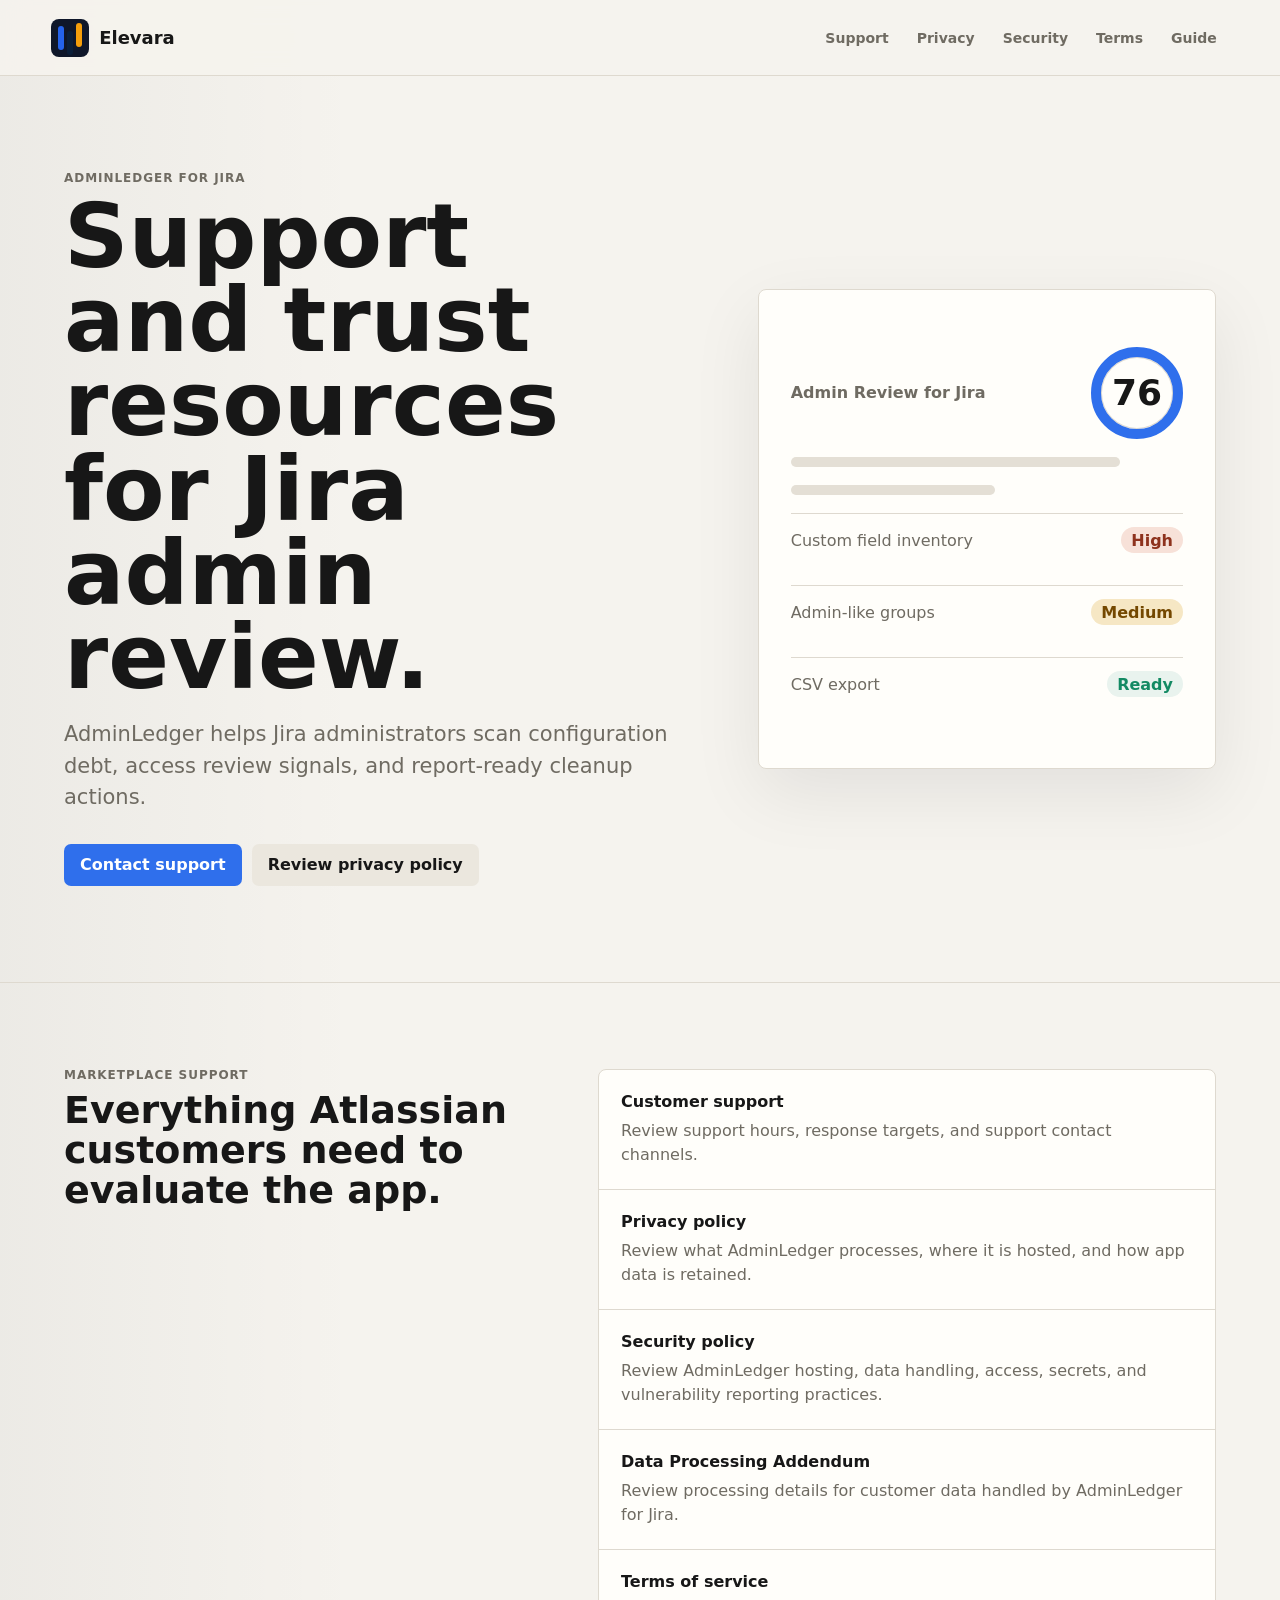
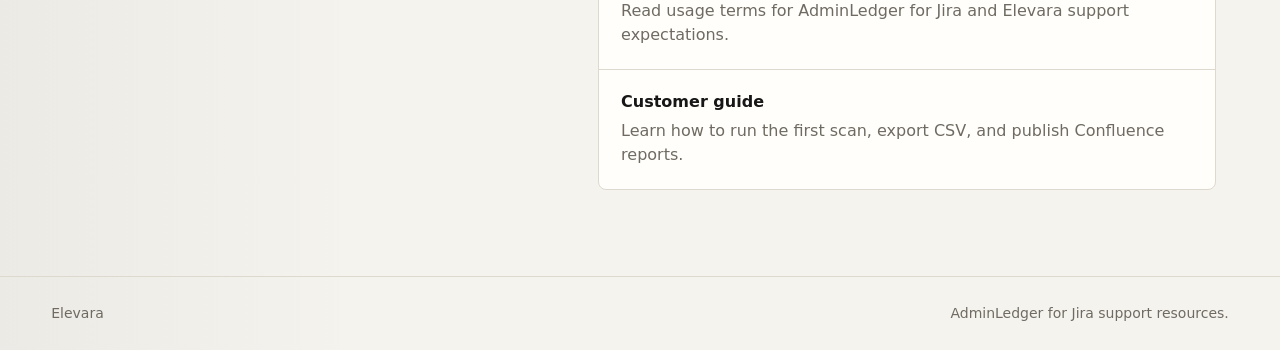
<file: index.html>
<!doctype html>
<html lang="en">
  <head>
    <meta charset="utf-8" />
    <meta name="viewport" content="width=device-width, initial-scale=1" />
    <title>Elevara | AdminLedger for Jira Support</title>
    <meta name="description" content="Support, privacy, and terms for AdminLedger for Jira by Elevara." />
    <link rel="stylesheet" href="./assets/styles.css" />
  </head>
  <body>
    <header class="site-header">
      <a class="brand" href="./" aria-label="Elevara home">
        <span class="brand-mark" aria-hidden="true"><span></span><span></span><span></span></span>
        <span>Elevara</span>
      </a>
      <nav aria-label="Main navigation">
        <a href="./support/">Support</a>
        <a href="./privacy/">Privacy</a>
        <a href="./security/">Security</a>
        <a href="./terms/">Terms</a>
        <a href="./guide/">Guide</a>
      </nav>
    </header>

    <main>
      <section class="hero">
        <div class="hero-copy">
          <p class="eyebrow">AdminLedger for Jira</p>
          <h1>Support and trust resources for Jira admin review.</h1>
          <p class="lede">
            AdminLedger helps Jira administrators scan configuration debt, access review signals, and report-ready cleanup actions.
          </p>
          <div class="hero-actions">
            <a class="button primary" href="./contact/">Contact support</a>
            <a class="button secondary" href="./privacy/">Review privacy policy</a>
          </div>
        </div>
        <div class="product-visual" aria-label="AdminLedger product summary">
          <div class="visual-top">
            <span>Admin Review for Jira</span>
            <strong>76</strong>
          </div>
          <div class="visual-line wide"></div>
          <div class="visual-line"></div>
          <div class="visual-row">
            <span>Custom field inventory</span>
            <b>High</b>
          </div>
          <div class="visual-row">
            <span>Admin-like groups</span>
            <b class="amber">Medium</b>
          </div>
          <div class="visual-row">
            <span>CSV export</span>
            <b class="green">Ready</b>
          </div>
        </div>
      </section>

      <section class="split-section">
        <div>
          <p class="eyebrow">Marketplace support</p>
          <h2>Everything Atlassian customers need to evaluate the app.</h2>
        </div>
        <div class="link-list">
          <a href="./support/">
            <span>Customer support</span>
            <p>Review support hours, response targets, and support contact channels.</p>
          </a>
          <a href="./privacy/">
            <span>Privacy policy</span>
            <p>Review what AdminLedger processes, where it is hosted, and how app data is retained.</p>
          </a>
          <a href="./security/">
            <span>Security policy</span>
            <p>Review AdminLedger hosting, data handling, access, secrets, and vulnerability reporting practices.</p>
          </a>
          <a href="./dpa/">
            <span>Data Processing Addendum</span>
            <p>Review processing details for customer data handled by AdminLedger for Jira.</p>
          </a>
          <a href="./terms/">
            <span>Terms of service</span>
            <p>Read usage terms for AdminLedger for Jira and Elevara support expectations.</p>
          </a>
          <a href="./guide/">
            <span>Customer guide</span>
            <p>Learn how to run the first scan, export CSV, and publish Confluence reports.</p>
          </a>
        </div>
      </section>
    </main>

    <footer class="site-footer">
      <span>Elevara</span>
      <span>AdminLedger for Jira support resources.</span>
    </footer>
  </body>
</html>
</file>
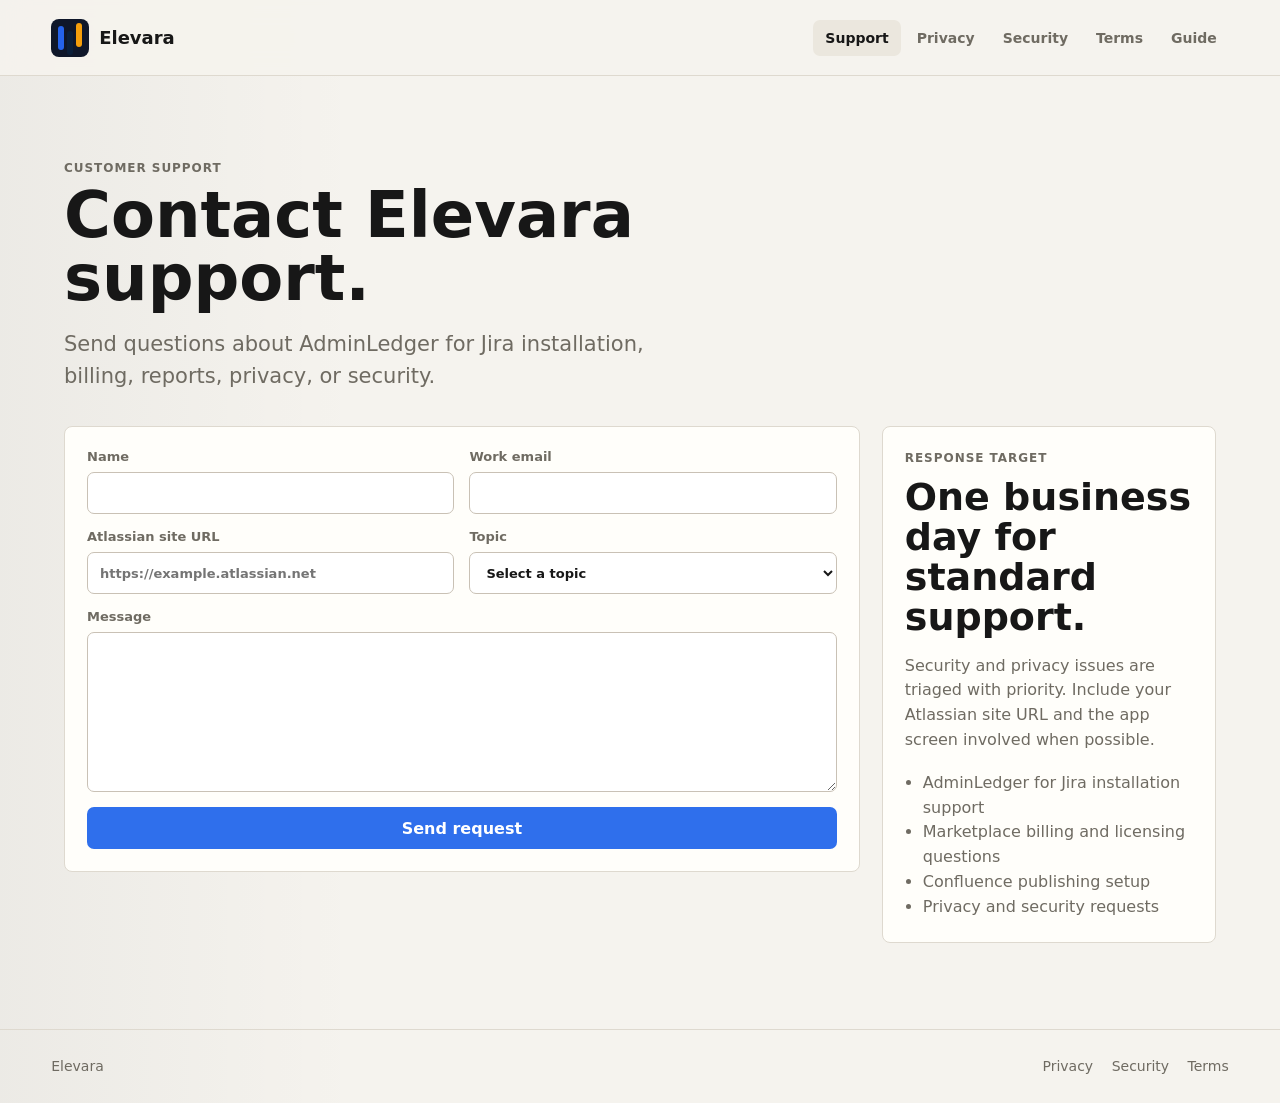
<file: contact/index.html>
<!doctype html>
<html lang="en">
  <head>
    <meta charset="utf-8" />
    <meta name="viewport" content="width=device-width, initial-scale=1" />
    <title>Contact Support | Elevara</title>
    <meta name="description" content="Contact Elevara support for AdminLedger for Jira." />
    <link rel="stylesheet" href="../assets/styles.css" />
    <script src="../assets/site.js" defer></script>
  </head>
  <body>
    <header class="site-header">
      <a class="brand" href="../" aria-label="Elevara home">
        <span class="brand-mark" aria-hidden="true"><span></span><span></span><span></span></span>
        <span>Elevara</span>
      </a>
      <nav aria-label="Main navigation">
        <a aria-current="page" href="./">Support</a>
        <a href="../privacy/">Privacy</a>
        <a href="../security/">Security</a>
        <a href="../terms/">Terms</a>
        <a href="../guide/">Guide</a>
      </nav>
    </header>

    <main class="page-shell">
      <section class="page-heading">
        <p class="eyebrow">Customer support</p>
        <h1>Contact Elevara support.</h1>
        <p class="lede">
          Send questions about AdminLedger for Jira installation, billing, reports, privacy, or security.
        </p>
      </section>

      <section class="form-layout">
        <form
          class="contact-form"
          action="https://formsubmit.co/setasidesignal@gmail.com"
          method="POST"
        >
          <input type="hidden" name="_subject" value="AdminLedger for Jira support request" />
          <input type="hidden" name="_template" value="table" />
          <input type="hidden" name="_captcha" value="true" />
          <input type="hidden" name="_next" value="https://elevara-apps.xyz/thanks/" />
          <input type="text" name="_honey" class="hidden-field" tabindex="-1" autocomplete="off" />

          <label>
            Name
            <input name="name" type="text" autocomplete="name" required />
          </label>

          <label>
            Work email
            <input name="email" type="email" autocomplete="email" required />
          </label>

          <label>
            Atlassian site URL
            <input name="atlassian_site" type="url" placeholder="https://example.atlassian.net" />
          </label>

          <label>
            Topic
            <select name="topic" required>
              <option value="">Select a topic</option>
              <option>Installation</option>
              <option>Billing or licensing</option>
              <option>Privacy or security</option>
              <option>Report publishing</option>
              <option>General support</option>
            </select>
          </label>

          <label class="full-span">
            Message
            <textarea name="message" rows="7" required></textarea>
          </label>

          <button class="button primary" type="submit">Send request</button>
        </form>

        <aside class="support-notes">
          <p class="eyebrow">Response target</p>
          <h2>One business day for standard support.</h2>
          <p>
            Security and privacy issues are triaged with priority. Include your Atlassian site URL and the app screen involved when possible.
          </p>
          <ul>
            <li>AdminLedger for Jira installation support</li>
            <li>Marketplace billing and licensing questions</li>
            <li>Confluence publishing setup</li>
            <li>Privacy and security requests</li>
          </ul>
        </aside>
      </section>
    </main>

    <footer class="site-footer">
      <span>Elevara</span>
      <span><a href="../privacy/">Privacy</a> <a href="../security/">Security</a> <a href="../terms/">Terms</a></span>
    </footer>
  </body>
</html>
</file>
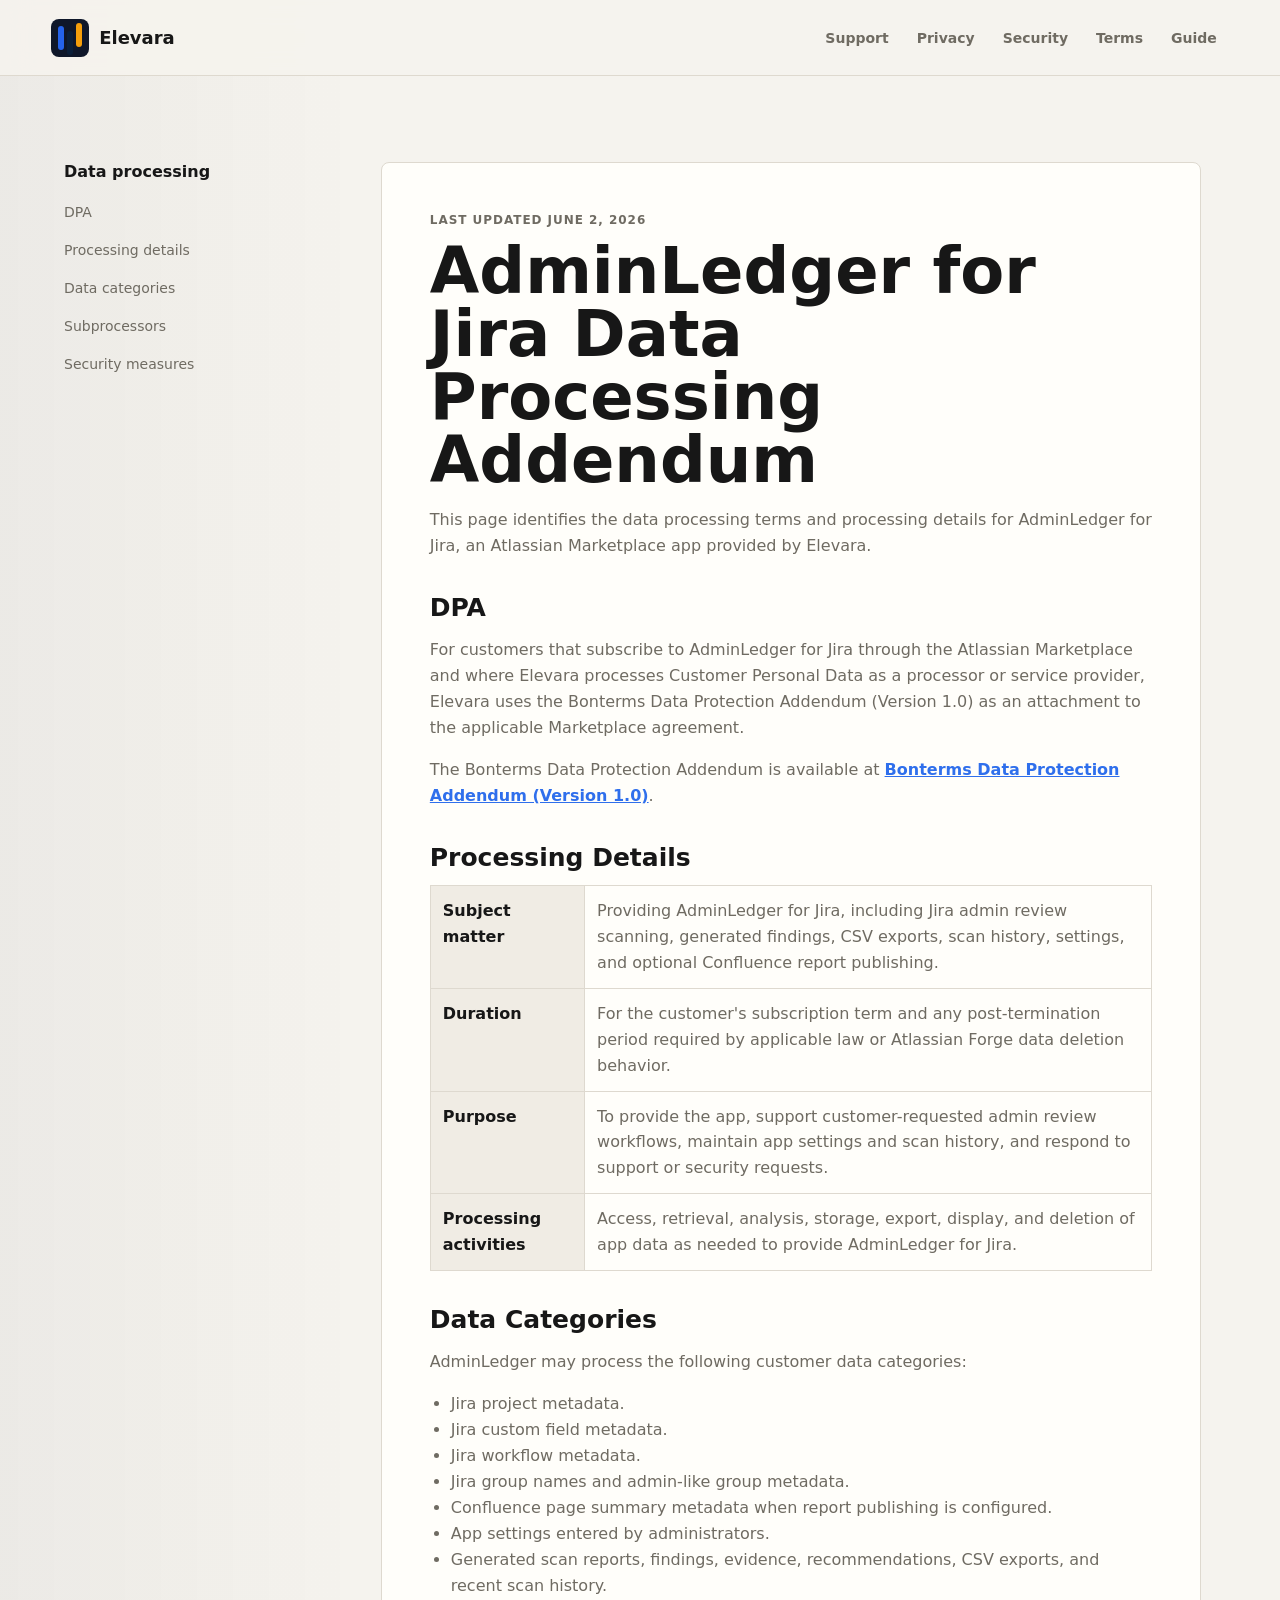
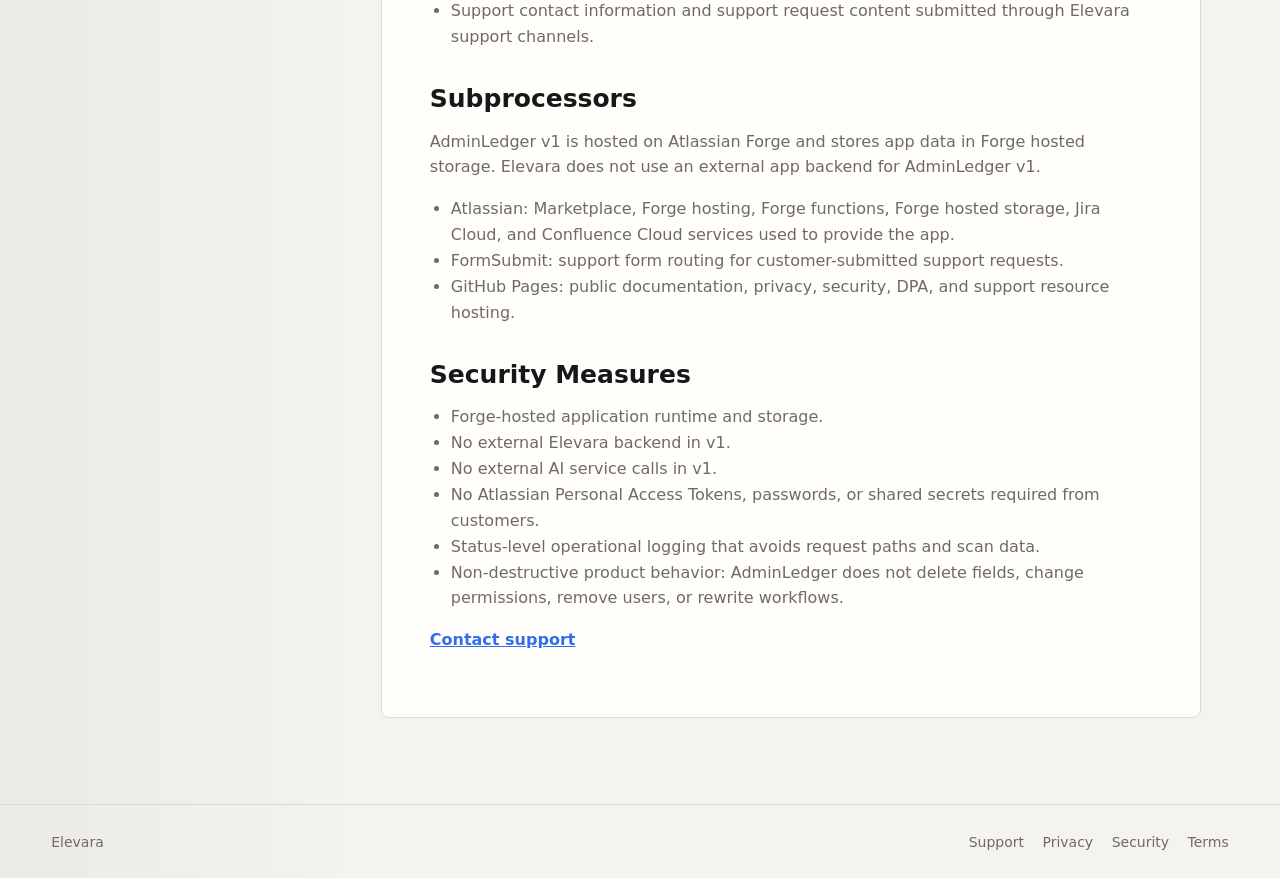
<file: dpa/index.html>
<!doctype html>
<html lang="en">
  <head>
    <meta charset="utf-8" />
    <meta name="viewport" content="width=device-width, initial-scale=1" />
    <title>Data Processing Addendum | Elevara</title>
    <meta name="description" content="Data Processing Addendum information for AdminLedger for Jira by Elevara." />
    <link rel="stylesheet" href="../assets/styles.css" />
  </head>
  <body>
    <header class="site-header">
      <a class="brand" href="../" aria-label="Elevara home">
        <span class="brand-mark" aria-hidden="true"><span></span><span></span><span></span></span>
        <span>Elevara</span>
      </a>
      <nav aria-label="Main navigation">
        <a href="../contact/">Support</a>
        <a href="../privacy/">Privacy</a>
        <a href="../security/">Security</a>
        <a href="../terms/">Terms</a>
        <a href="../guide/">Guide</a>
      </nav>
    </header>

    <main class="legal-shell">
      <aside class="legal-index">
        <span>Data processing</span>
        <a href="#dpa">DPA</a>
        <a href="#processing">Processing details</a>
        <a href="#data">Data categories</a>
        <a href="#subprocessors">Subprocessors</a>
        <a href="#security">Security measures</a>
      </aside>

      <article class="legal-content">
        <p class="eyebrow">Last updated June 2, 2026</p>
        <h1>AdminLedger for Jira Data Processing Addendum</h1>
        <p>
          This page identifies the data processing terms and processing details for AdminLedger for Jira, an Atlassian Marketplace app provided by Elevara.
        </p>

        <h2 id="dpa">DPA</h2>
        <p>
          For customers that subscribe to AdminLedger for Jira through the Atlassian Marketplace and where Elevara processes Customer Personal Data as a processor or service provider, Elevara uses the Bonterms Data Protection Addendum (Version 1.0) as an attachment to the applicable Marketplace agreement.
        </p>
        <p>
          The Bonterms Data Protection Addendum is available at <a class="text-link" href="https://bonterms.com/wp-content/uploads/2022/10/Bonterms-Data-Protection-Addendum-DPA-Version-1.0.pdf">Bonterms Data Protection Addendum (Version 1.0)</a>.
        </p>

        <h2 id="processing">Processing Details</h2>
        <table>
          <tbody>
            <tr>
              <th>Subject matter</th>
              <td>Providing AdminLedger for Jira, including Jira admin review scanning, generated findings, CSV exports, scan history, settings, and optional Confluence report publishing.</td>
            </tr>
            <tr>
              <th>Duration</th>
              <td>For the customer's subscription term and any post-termination period required by applicable law or Atlassian Forge data deletion behavior.</td>
            </tr>
            <tr>
              <th>Purpose</th>
              <td>To provide the app, support customer-requested admin review workflows, maintain app settings and scan history, and respond to support or security requests.</td>
            </tr>
            <tr>
              <th>Processing activities</th>
              <td>Access, retrieval, analysis, storage, export, display, and deletion of app data as needed to provide AdminLedger for Jira.</td>
            </tr>
          </tbody>
        </table>

        <h2 id="data">Data Categories</h2>
        <p>AdminLedger may process the following customer data categories:</p>
        <ul>
          <li>Jira project metadata.</li>
          <li>Jira custom field metadata.</li>
          <li>Jira workflow metadata.</li>
          <li>Jira group names and admin-like group metadata.</li>
          <li>Confluence page summary metadata when report publishing is configured.</li>
          <li>App settings entered by administrators.</li>
          <li>Generated scan reports, findings, evidence, recommendations, CSV exports, and recent scan history.</li>
          <li>Support contact information and support request content submitted through Elevara support channels.</li>
        </ul>

        <h2 id="subprocessors">Subprocessors</h2>
        <p>
          AdminLedger v1 is hosted on Atlassian Forge and stores app data in Forge hosted storage. Elevara does not use an external app backend for AdminLedger v1.
        </p>
        <ul>
          <li>Atlassian: Marketplace, Forge hosting, Forge functions, Forge hosted storage, Jira Cloud, and Confluence Cloud services used to provide the app.</li>
          <li>FormSubmit: support form routing for customer-submitted support requests.</li>
          <li>GitHub Pages: public documentation, privacy, security, DPA, and support resource hosting.</li>
        </ul>

        <h2 id="security">Security Measures</h2>
        <ul>
          <li>Forge-hosted application runtime and storage.</li>
          <li>No external Elevara backend in v1.</li>
          <li>No external AI service calls in v1.</li>
          <li>No Atlassian Personal Access Tokens, passwords, or shared secrets required from customers.</li>
          <li>Status-level operational logging that avoids request paths and scan data.</li>
          <li>Non-destructive product behavior: AdminLedger does not delete fields, change permissions, remove users, or rewrite workflows.</li>
        </ul>

        <p><a class="text-link" href="../contact/">Contact support</a></p>
      </article>
    </main>

    <footer class="site-footer">
      <span>Elevara</span>
      <span><a href="../contact/">Support</a> <a href="../privacy/">Privacy</a> <a href="../security/">Security</a> <a href="../terms/">Terms</a></span>
    </footer>
  </body>
</html>
</file>
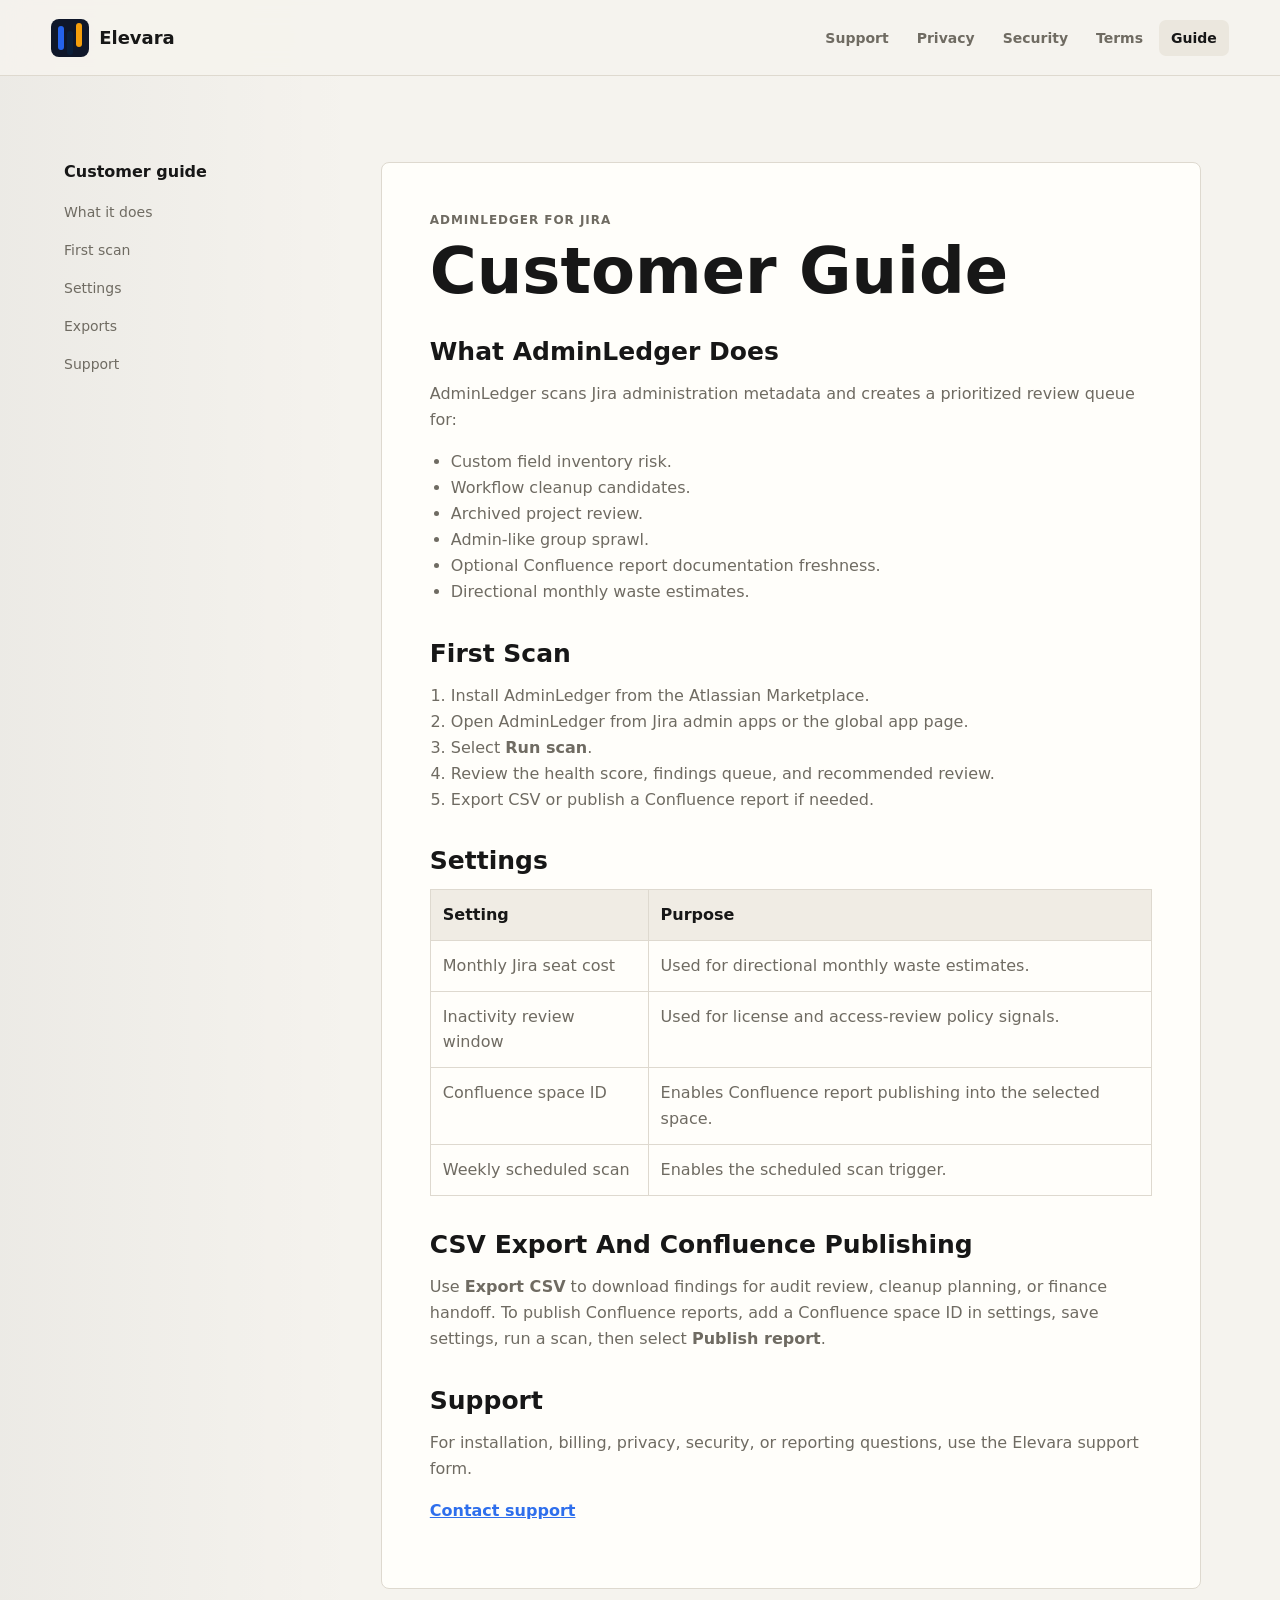
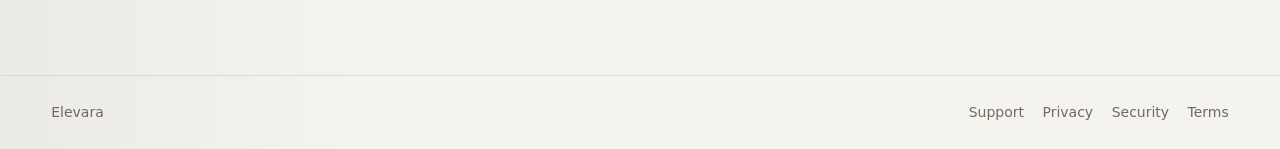
<file: guide/index.html>
<!doctype html>
<html lang="en">
  <head>
    <meta charset="utf-8" />
    <meta name="viewport" content="width=device-width, initial-scale=1" />
    <title>Customer Guide | Elevara</title>
    <meta name="description" content="Customer guide for AdminLedger for Jira." />
    <link rel="stylesheet" href="../assets/styles.css" />
  </head>
  <body>
    <header class="site-header">
      <a class="brand" href="../" aria-label="Elevara home">
        <span class="brand-mark" aria-hidden="true"><span></span><span></span><span></span></span>
        <span>Elevara</span>
      </a>
      <nav aria-label="Main navigation">
        <a href="../contact/">Support</a>
        <a href="../privacy/">Privacy</a>
        <a href="../security/">Security</a>
        <a href="../terms/">Terms</a>
        <a aria-current="page" href="./">Guide</a>
      </nav>
    </header>

    <main class="legal-shell">
      <aside class="legal-index">
        <span>Customer guide</span>
        <a href="#what">What it does</a>
        <a href="#first-scan">First scan</a>
        <a href="#settings">Settings</a>
        <a href="#exports">Exports</a>
        <a href="#support">Support</a>
      </aside>

      <article class="legal-content">
        <p class="eyebrow">AdminLedger for Jira</p>
        <h1>Customer Guide</h1>

        <h2 id="what">What AdminLedger Does</h2>
        <p>AdminLedger scans Jira administration metadata and creates a prioritized review queue for:</p>
        <ul>
          <li>Custom field inventory risk.</li>
          <li>Workflow cleanup candidates.</li>
          <li>Archived project review.</li>
          <li>Admin-like group sprawl.</li>
          <li>Optional Confluence report documentation freshness.</li>
          <li>Directional monthly waste estimates.</li>
        </ul>

        <h2 id="first-scan">First Scan</h2>
        <ol>
          <li>Install AdminLedger from the Atlassian Marketplace.</li>
          <li>Open AdminLedger from Jira admin apps or the global app page.</li>
          <li>Select <strong>Run scan</strong>.</li>
          <li>Review the health score, findings queue, and recommended review.</li>
          <li>Export CSV or publish a Confluence report if needed.</li>
        </ol>

        <h2 id="settings">Settings</h2>
        <table>
          <thead>
            <tr>
              <th>Setting</th>
              <th>Purpose</th>
            </tr>
          </thead>
          <tbody>
            <tr>
              <td>Monthly Jira seat cost</td>
              <td>Used for directional monthly waste estimates.</td>
            </tr>
            <tr>
              <td>Inactivity review window</td>
              <td>Used for license and access-review policy signals.</td>
            </tr>
            <tr>
              <td>Confluence space ID</td>
              <td>Enables Confluence report publishing into the selected space.</td>
            </tr>
            <tr>
              <td>Weekly scheduled scan</td>
              <td>Enables the scheduled scan trigger.</td>
            </tr>
          </tbody>
        </table>

        <h2 id="exports">CSV Export And Confluence Publishing</h2>
        <p>
          Use <strong>Export CSV</strong> to download findings for audit review, cleanup planning, or finance handoff. To publish Confluence reports, add a Confluence space ID in settings, save settings, run a scan, then select <strong>Publish report</strong>.
        </p>

        <h2 id="support">Support</h2>
        <p>
          For installation, billing, privacy, security, or reporting questions, use the Elevara support form.
        </p>
        <p><a class="text-link" href="../contact/">Contact support</a></p>
      </article>
    </main>

    <footer class="site-footer">
      <span>Elevara</span>
      <span><a href="../contact/">Support</a> <a href="../privacy/">Privacy</a> <a href="../security/">Security</a> <a href="../terms/">Terms</a></span>
    </footer>
  </body>
</html>
</file>
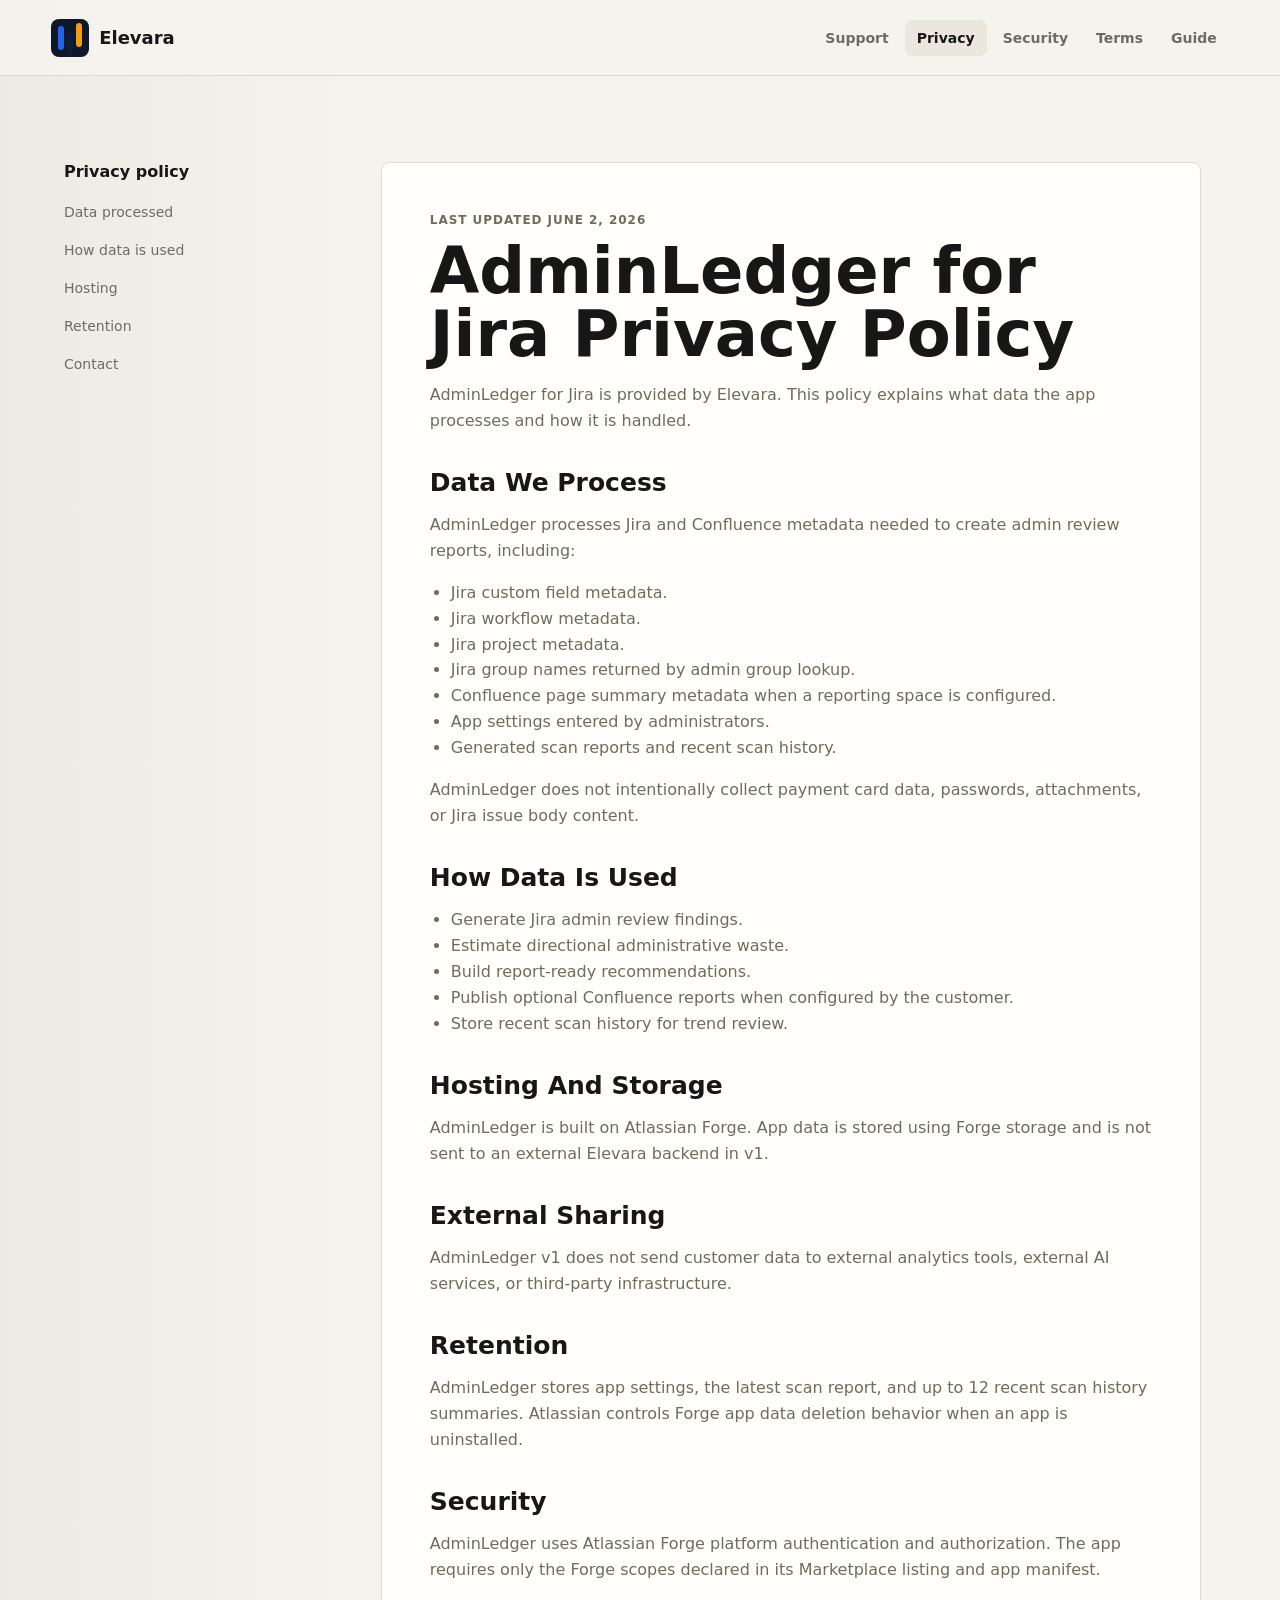
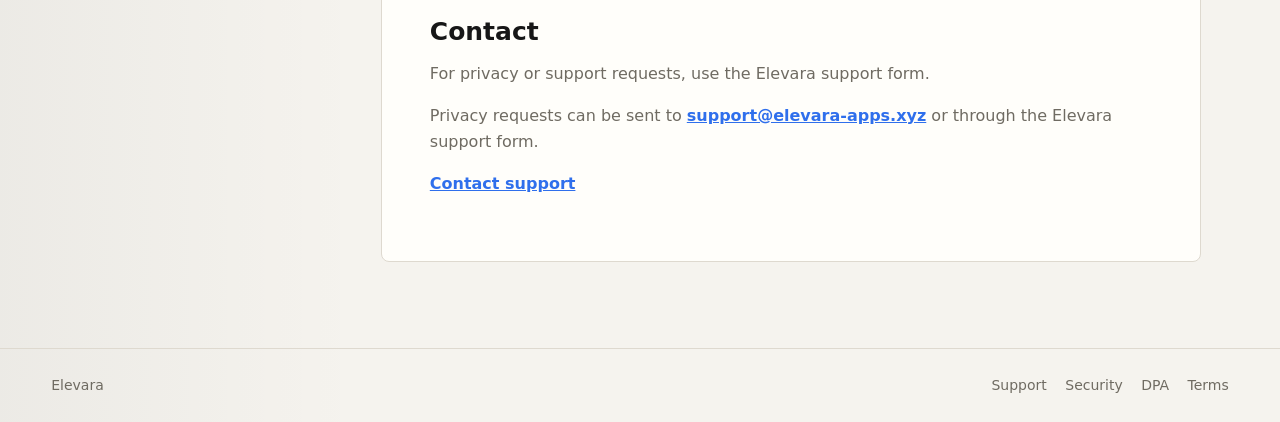
<file: privacy/index.html>
<!doctype html>
<html lang="en">
  <head>
    <meta charset="utf-8" />
    <meta name="viewport" content="width=device-width, initial-scale=1" />
    <title>Privacy Policy | Elevara</title>
    <meta name="description" content="Privacy policy for AdminLedger for Jira by Elevara." />
    <link rel="stylesheet" href="../assets/styles.css" />
  </head>
  <body>
    <header class="site-header">
      <a class="brand" href="../" aria-label="Elevara home">
        <span class="brand-mark" aria-hidden="true"><span></span><span></span><span></span></span>
        <span>Elevara</span>
      </a>
      <nav aria-label="Main navigation">
        <a href="../contact/">Support</a>
        <a aria-current="page" href="./">Privacy</a>
        <a href="../security/">Security</a>
        <a href="../terms/">Terms</a>
        <a href="../guide/">Guide</a>
      </nav>
    </header>

    <main class="legal-shell">
      <aside class="legal-index">
        <span>Privacy policy</span>
        <a href="#data">Data processed</a>
        <a href="#use">How data is used</a>
        <a href="#hosting">Hosting</a>
        <a href="#retention">Retention</a>
        <a href="#contact">Contact</a>
      </aside>

      <article class="legal-content">
        <p class="eyebrow">Last updated June 2, 2026</p>
        <h1>AdminLedger for Jira Privacy Policy</h1>
        <p>
          AdminLedger for Jira is provided by Elevara. This policy explains what data the app processes and how it is handled.
        </p>

        <h2 id="data">Data We Process</h2>
        <p>AdminLedger processes Jira and Confluence metadata needed to create admin review reports, including:</p>
        <ul>
          <li>Jira custom field metadata.</li>
          <li>Jira workflow metadata.</li>
          <li>Jira project metadata.</li>
          <li>Jira group names returned by admin group lookup.</li>
          <li>Confluence page summary metadata when a reporting space is configured.</li>
          <li>App settings entered by administrators.</li>
          <li>Generated scan reports and recent scan history.</li>
        </ul>
        <p>
          AdminLedger does not intentionally collect payment card data, passwords, attachments, or Jira issue body content.
        </p>

        <h2 id="use">How Data Is Used</h2>
        <ul>
          <li>Generate Jira admin review findings.</li>
          <li>Estimate directional administrative waste.</li>
          <li>Build report-ready recommendations.</li>
          <li>Publish optional Confluence reports when configured by the customer.</li>
          <li>Store recent scan history for trend review.</li>
        </ul>

        <h2 id="hosting">Hosting And Storage</h2>
        <p>
          AdminLedger is built on Atlassian Forge. App data is stored using Forge storage and is not sent to an external Elevara backend in v1.
        </p>

        <h2>External Sharing</h2>
        <p>
          AdminLedger v1 does not send customer data to external analytics tools, external AI services, or third-party infrastructure.
        </p>

        <h2 id="retention">Retention</h2>
        <p>
          AdminLedger stores app settings, the latest scan report, and up to 12 recent scan history summaries. Atlassian controls Forge app data deletion behavior when an app is uninstalled.
        </p>

        <h2>Security</h2>
        <p>
          AdminLedger uses Atlassian Forge platform authentication and authorization. The app requires only the Forge scopes declared in its Marketplace listing and app manifest.
        </p>

        <h2 id="contact">Contact</h2>
        <p>
          For privacy or support requests, use the Elevara support form.
        </p>
        <p>
          Privacy requests can be sent to <a class="text-link" href="mailto:support@elevara-apps.xyz">support@elevara-apps.xyz</a> or through the Elevara support form.
        </p>
        <p><a class="text-link" href="../contact/">Contact support</a></p>
      </article>
    </main>

    <footer class="site-footer">
      <span>Elevara</span>
      <span><a href="../contact/">Support</a> <a href="../security/">Security</a> <a href="../dpa/">DPA</a> <a href="../terms/">Terms</a></span>
    </footer>
  </body>
</html>
</file>
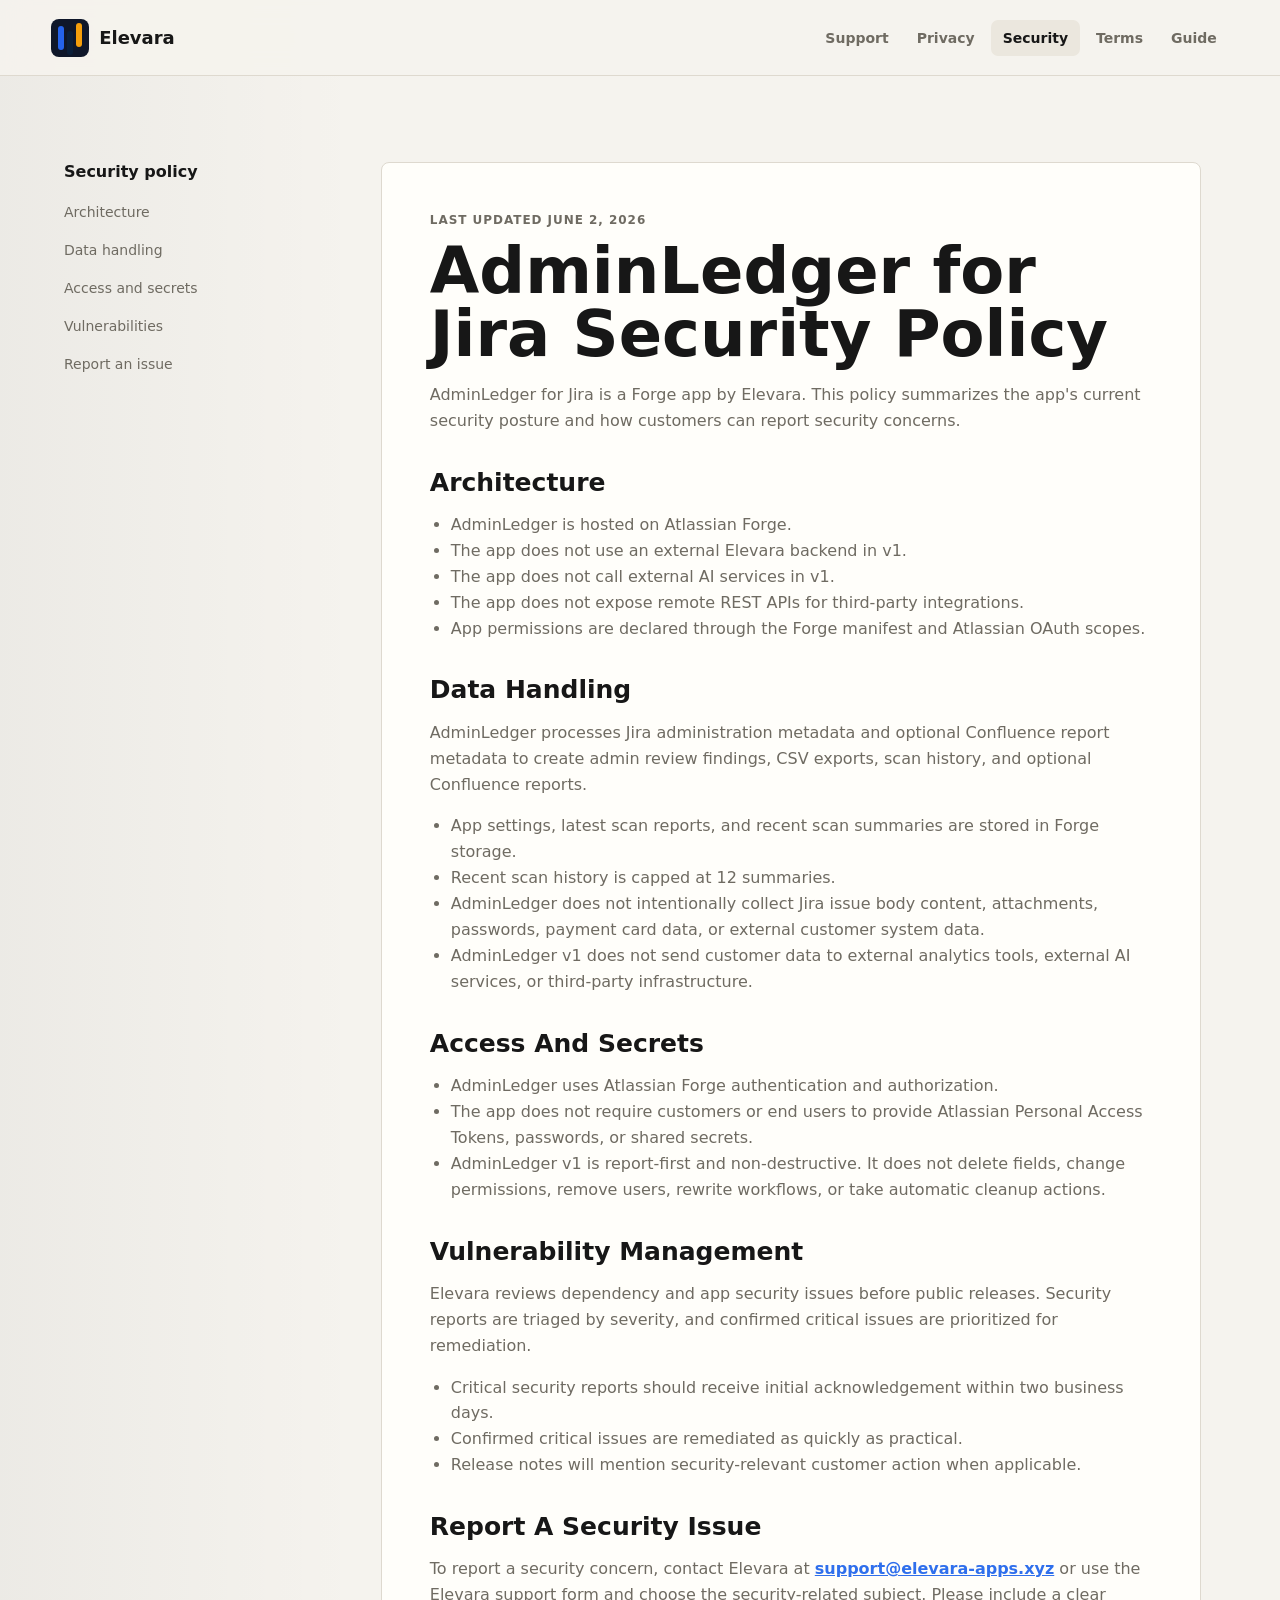
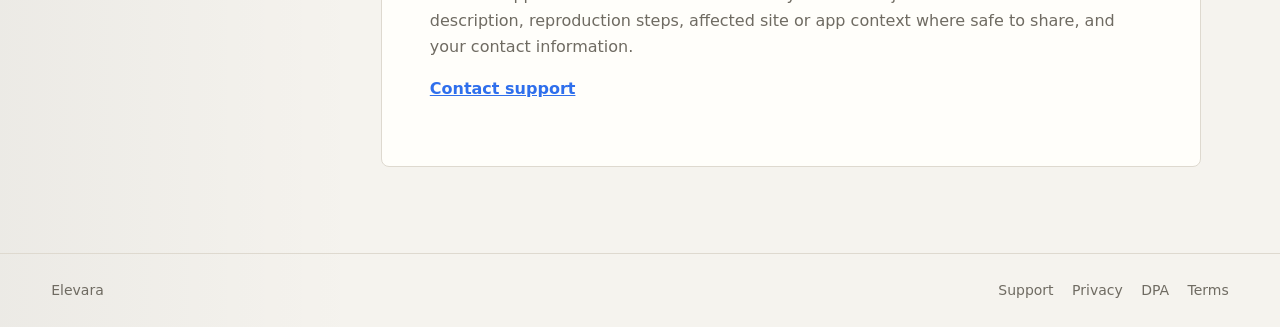
<file: security/index.html>
<!doctype html>
<html lang="en">
  <head>
    <meta charset="utf-8" />
    <meta name="viewport" content="width=device-width, initial-scale=1" />
    <title>Security Policy | Elevara</title>
    <meta name="description" content="Security policy for AdminLedger for Jira by Elevara." />
    <link rel="stylesheet" href="../assets/styles.css" />
  </head>
  <body>
    <header class="site-header">
      <a class="brand" href="../" aria-label="Elevara home">
        <span class="brand-mark" aria-hidden="true"><span></span><span></span><span></span></span>
        <span>Elevara</span>
      </a>
      <nav aria-label="Main navigation">
        <a href="../contact/">Support</a>
        <a href="../privacy/">Privacy</a>
        <a aria-current="page" href="./">Security</a>
        <a href="../terms/">Terms</a>
        <a href="../guide/">Guide</a>
      </nav>
    </header>

    <main class="legal-shell">
      <aside class="legal-index">
        <span>Security policy</span>
        <a href="#architecture">Architecture</a>
        <a href="#data">Data handling</a>
        <a href="#access">Access and secrets</a>
        <a href="#vulnerabilities">Vulnerabilities</a>
        <a href="#contact">Report an issue</a>
      </aside>

      <article class="legal-content">
        <p class="eyebrow">Last updated June 2, 2026</p>
        <h1>AdminLedger for Jira Security Policy</h1>
        <p>
          AdminLedger for Jira is a Forge app by Elevara. This policy summarizes the app's current security posture and how customers can report security concerns.
        </p>

        <h2 id="architecture">Architecture</h2>
        <ul>
          <li>AdminLedger is hosted on Atlassian Forge.</li>
          <li>The app does not use an external Elevara backend in v1.</li>
          <li>The app does not call external AI services in v1.</li>
          <li>The app does not expose remote REST APIs for third-party integrations.</li>
          <li>App permissions are declared through the Forge manifest and Atlassian OAuth scopes.</li>
        </ul>

        <h2 id="data">Data Handling</h2>
        <p>
          AdminLedger processes Jira administration metadata and optional Confluence report metadata to create admin review findings, CSV exports, scan history, and optional Confluence reports.
        </p>
        <ul>
          <li>App settings, latest scan reports, and recent scan summaries are stored in Forge storage.</li>
          <li>Recent scan history is capped at 12 summaries.</li>
          <li>AdminLedger does not intentionally collect Jira issue body content, attachments, passwords, payment card data, or external customer system data.</li>
          <li>AdminLedger v1 does not send customer data to external analytics tools, external AI services, or third-party infrastructure.</li>
        </ul>

        <h2 id="access">Access And Secrets</h2>
        <ul>
          <li>AdminLedger uses Atlassian Forge authentication and authorization.</li>
          <li>The app does not require customers or end users to provide Atlassian Personal Access Tokens, passwords, or shared secrets.</li>
          <li>AdminLedger v1 is report-first and non-destructive. It does not delete fields, change permissions, remove users, rewrite workflows, or take automatic cleanup actions.</li>
        </ul>

        <h2 id="vulnerabilities">Vulnerability Management</h2>
        <p>
          Elevara reviews dependency and app security issues before public releases. Security reports are triaged by severity, and confirmed critical issues are prioritized for remediation.
        </p>
        <ul>
          <li>Critical security reports should receive initial acknowledgement within two business days.</li>
          <li>Confirmed critical issues are remediated as quickly as practical.</li>
          <li>Release notes will mention security-relevant customer action when applicable.</li>
        </ul>

        <h2 id="contact">Report A Security Issue</h2>
        <p>
          To report a security concern, contact Elevara at <a class="text-link" href="mailto:support@elevara-apps.xyz">support@elevara-apps.xyz</a> or use the Elevara support form and choose the security-related subject. Please include a clear description, reproduction steps, affected site or app context where safe to share, and your contact information.
        </p>
        <p><a class="text-link" href="../contact/">Contact support</a></p>
      </article>
    </main>

    <footer class="site-footer">
      <span>Elevara</span>
      <span><a href="../contact/">Support</a> <a href="../privacy/">Privacy</a> <a href="../dpa/">DPA</a> <a href="../terms/">Terms</a></span>
    </footer>
  </body>
</html>
</file>
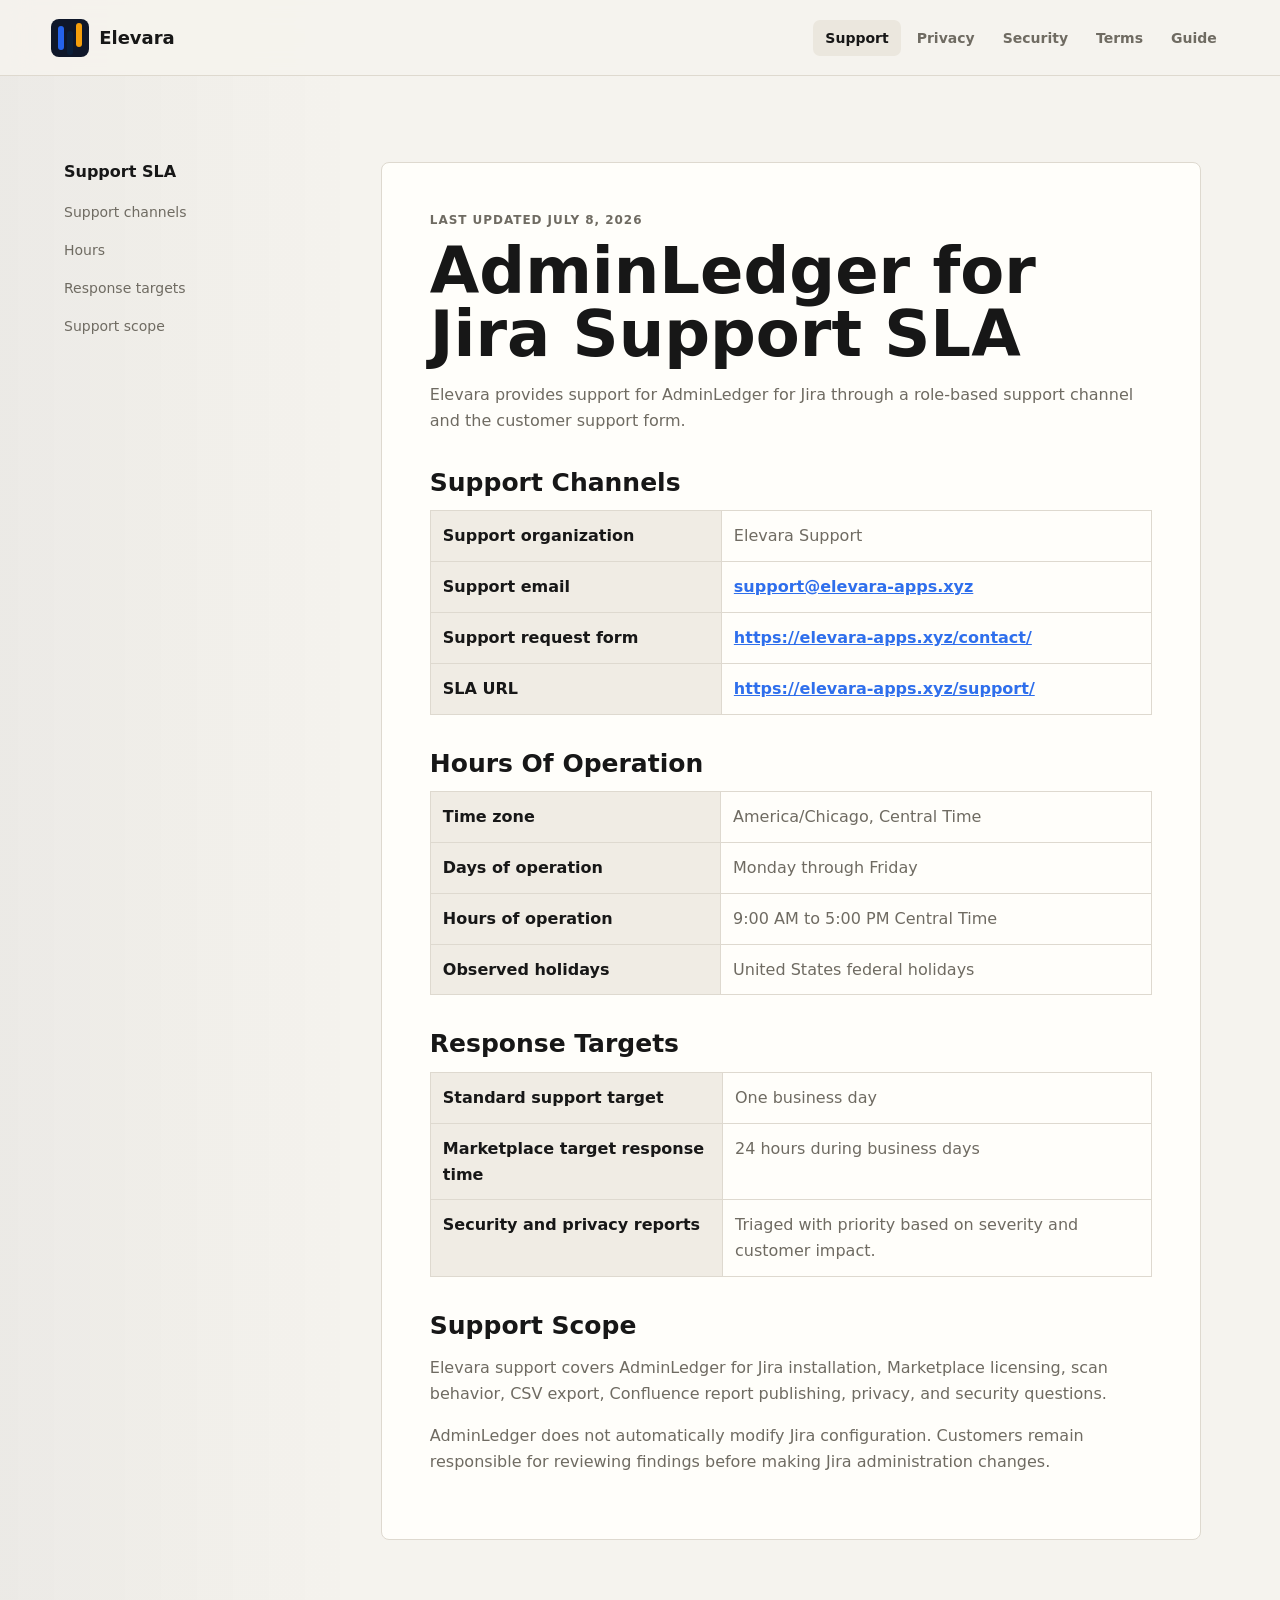
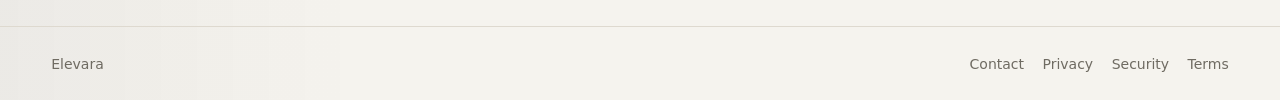
<file: support/index.html>
<!doctype html>
<html lang="en">
  <head>
    <meta charset="utf-8" />
    <meta name="viewport" content="width=device-width, initial-scale=1" />
    <title>Support SLA | Elevara</title>
    <meta name="description" content="Support channels, support hours, and SLA details for AdminLedger for Jira by Elevara." />
    <link rel="stylesheet" href="../assets/styles.css" />
  </head>
  <body>
    <header class="site-header">
      <a class="brand" href="../" aria-label="Elevara home">
        <span class="brand-mark" aria-hidden="true"><span></span><span></span><span></span></span>
        <span>Elevara</span>
      </a>
      <nav aria-label="Main navigation">
        <a aria-current="page" href="./">Support</a>
        <a href="../privacy/">Privacy</a>
        <a href="../security/">Security</a>
        <a href="../terms/">Terms</a>
        <a href="../guide/">Guide</a>
      </nav>
    </header>

    <main class="legal-shell">
      <aside class="legal-index">
        <span>Support SLA</span>
        <a href="#channels">Support channels</a>
        <a href="#hours">Hours</a>
        <a href="#targets">Response targets</a>
        <a href="#scope">Support scope</a>
      </aside>

      <article class="legal-content">
        <p class="eyebrow">Last updated July 8, 2026</p>
        <h1>AdminLedger for Jira Support SLA</h1>
        <p>
          Elevara provides support for AdminLedger for Jira through a role-based support channel and the customer support form.
        </p>

        <h2 id="channels">Support Channels</h2>
        <table>
          <tbody>
            <tr>
              <th>Support organization</th>
              <td>Elevara Support</td>
            </tr>
            <tr>
              <th>Support email</th>
              <td><a class="text-link" href="mailto:support@elevara-apps.xyz">support@elevara-apps.xyz</a></td>
            </tr>
            <tr>
              <th>Support request form</th>
              <td><a class="text-link" href="../contact/">https://elevara-apps.xyz/contact/</a></td>
            </tr>
            <tr>
              <th>SLA URL</th>
              <td><a class="text-link" href="./">https://elevara-apps.xyz/support/</a></td>
            </tr>
          </tbody>
        </table>

        <h2 id="hours">Hours Of Operation</h2>
        <table>
          <tbody>
            <tr>
              <th>Time zone</th>
              <td>America/Chicago, Central Time</td>
            </tr>
            <tr>
              <th>Days of operation</th>
              <td>Monday through Friday</td>
            </tr>
            <tr>
              <th>Hours of operation</th>
              <td>9:00 AM to 5:00 PM Central Time</td>
            </tr>
            <tr>
              <th>Observed holidays</th>
              <td>United States federal holidays</td>
            </tr>
          </tbody>
        </table>

        <h2 id="targets">Response Targets</h2>
        <table>
          <tbody>
            <tr>
              <th>Standard support target</th>
              <td>One business day</td>
            </tr>
            <tr>
              <th>Marketplace target response time</th>
              <td>24 hours during business days</td>
            </tr>
            <tr>
              <th>Security and privacy reports</th>
              <td>Triaged with priority based on severity and customer impact.</td>
            </tr>
          </tbody>
        </table>

        <h2 id="scope">Support Scope</h2>
        <p>
          Elevara support covers AdminLedger for Jira installation, Marketplace licensing, scan behavior, CSV export, Confluence report publishing, privacy, and security questions.
        </p>
        <p>
          AdminLedger does not automatically modify Jira configuration. Customers remain responsible for reviewing findings before making Jira administration changes.
        </p>
      </article>
    </main>

    <footer class="site-footer">
      <span>Elevara</span>
      <span><a href="../contact/">Contact</a> <a href="../privacy/">Privacy</a> <a href="../security/">Security</a> <a href="../terms/">Terms</a></span>
    </footer>
  </body>
</html>
</file>
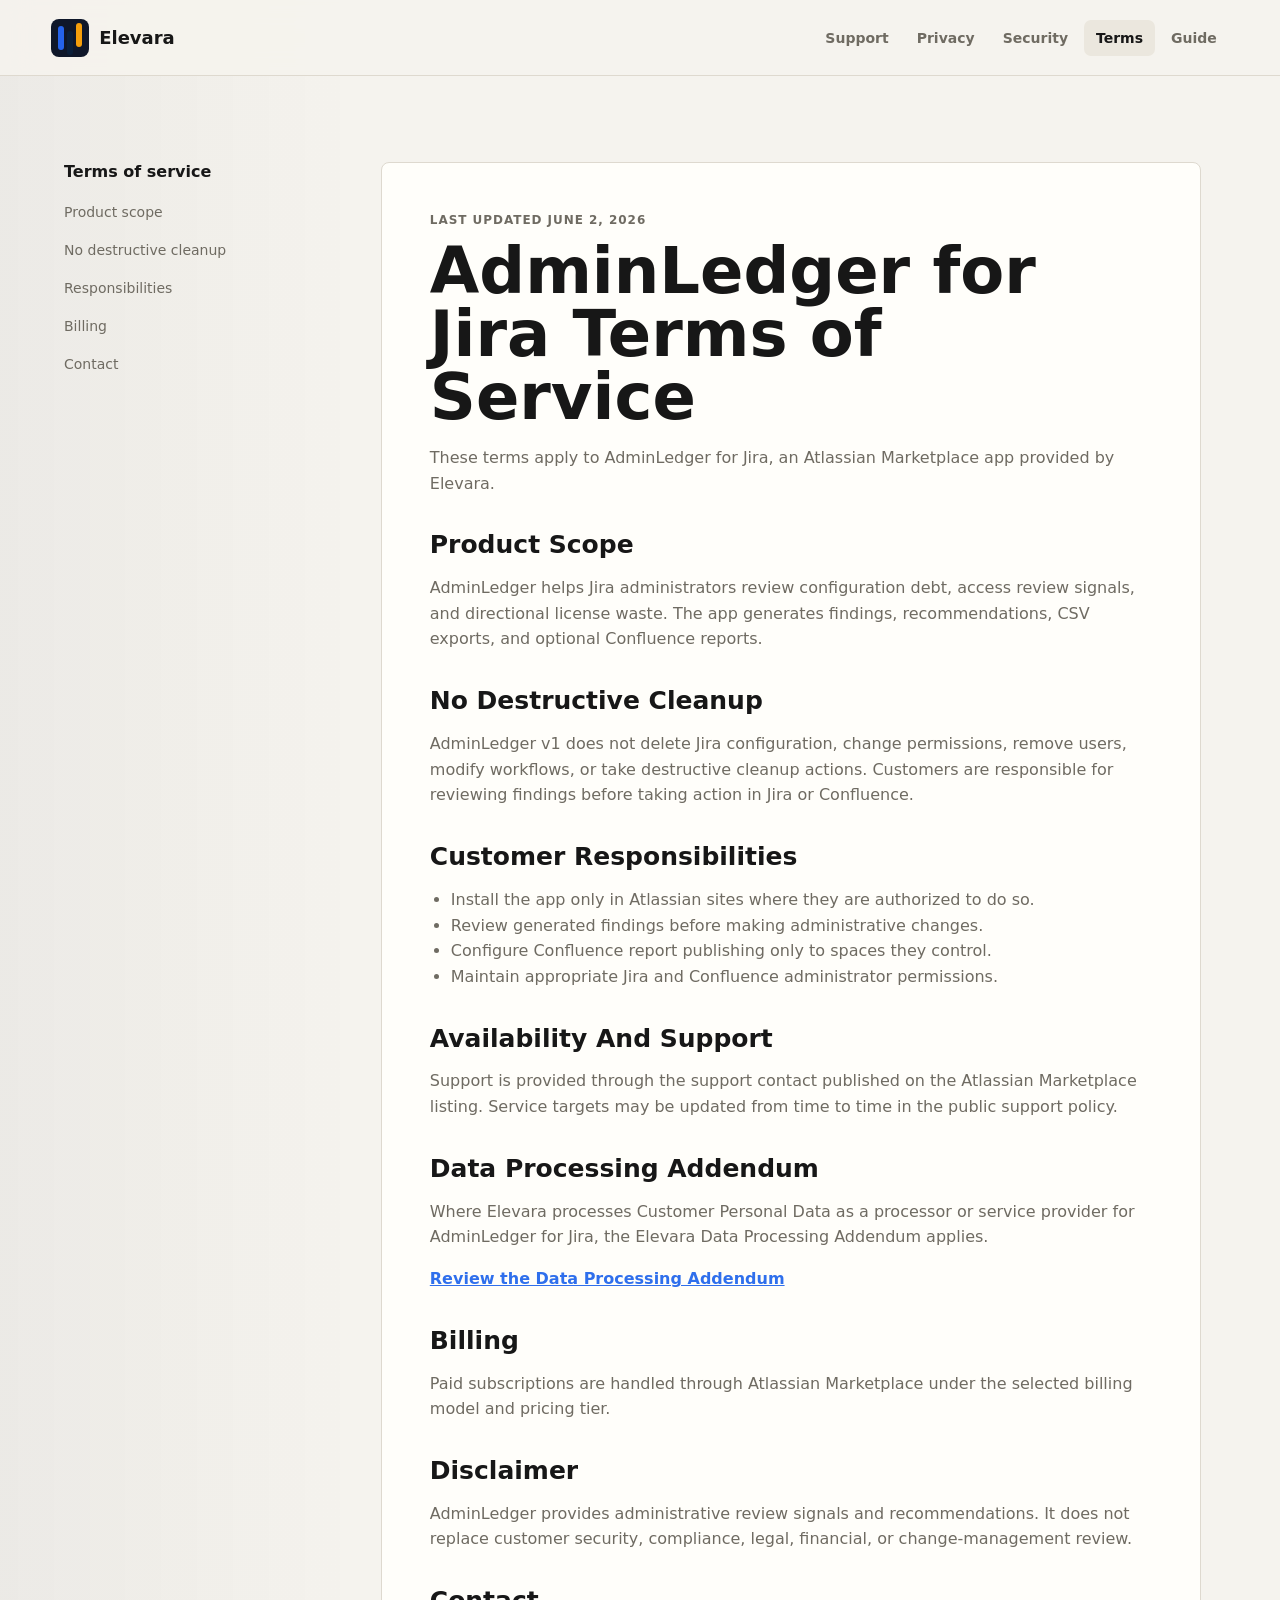
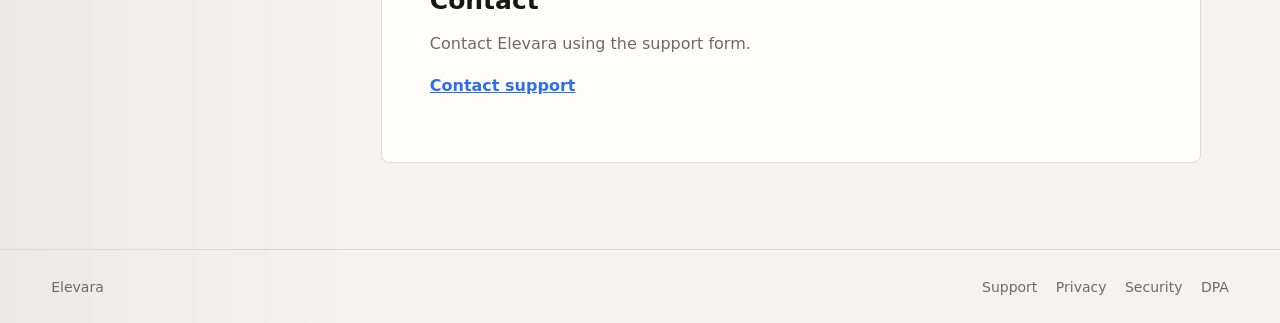
<file: terms/index.html>
<!doctype html>
<html lang="en">
  <head>
    <meta charset="utf-8" />
    <meta name="viewport" content="width=device-width, initial-scale=1" />
    <title>Terms of Service | Elevara</title>
    <meta name="description" content="Terms of service for AdminLedger for Jira by Elevara." />
    <link rel="stylesheet" href="../assets/styles.css" />
  </head>
  <body>
    <header class="site-header">
      <a class="brand" href="../" aria-label="Elevara home">
        <span class="brand-mark" aria-hidden="true"><span></span><span></span><span></span></span>
        <span>Elevara</span>
      </a>
      <nav aria-label="Main navigation">
        <a href="../contact/">Support</a>
        <a href="../privacy/">Privacy</a>
        <a href="../security/">Security</a>
        <a aria-current="page" href="./">Terms</a>
        <a href="../guide/">Guide</a>
      </nav>
    </header>

    <main class="legal-shell">
      <aside class="legal-index">
        <span>Terms of service</span>
        <a href="#scope">Product scope</a>
        <a href="#cleanup">No destructive cleanup</a>
        <a href="#responsibilities">Responsibilities</a>
        <a href="#billing">Billing</a>
        <a href="#contact">Contact</a>
      </aside>

      <article class="legal-content">
        <p class="eyebrow">Last updated June 2, 2026</p>
        <h1>AdminLedger for Jira Terms of Service</h1>
        <p>
          These terms apply to AdminLedger for Jira, an Atlassian Marketplace app provided by Elevara.
        </p>

        <h2 id="scope">Product Scope</h2>
        <p>
          AdminLedger helps Jira administrators review configuration debt, access review signals, and directional license waste. The app generates findings, recommendations, CSV exports, and optional Confluence reports.
        </p>

        <h2 id="cleanup">No Destructive Cleanup</h2>
        <p>
          AdminLedger v1 does not delete Jira configuration, change permissions, remove users, modify workflows, or take destructive cleanup actions. Customers are responsible for reviewing findings before taking action in Jira or Confluence.
        </p>

        <h2 id="responsibilities">Customer Responsibilities</h2>
        <ul>
          <li>Install the app only in Atlassian sites where they are authorized to do so.</li>
          <li>Review generated findings before making administrative changes.</li>
          <li>Configure Confluence report publishing only to spaces they control.</li>
          <li>Maintain appropriate Jira and Confluence administrator permissions.</li>
        </ul>

        <h2>Availability And Support</h2>
        <p>
          Support is provided through the support contact published on the Atlassian Marketplace listing. Service targets may be updated from time to time in the public support policy.
        </p>

        <h2>Data Processing Addendum</h2>
        <p>
          Where Elevara processes Customer Personal Data as a processor or service provider for AdminLedger for Jira, the Elevara Data Processing Addendum applies.
        </p>
        <p><a class="text-link" href="../dpa/">Review the Data Processing Addendum</a></p>

        <h2 id="billing">Billing</h2>
        <p>
          Paid subscriptions are handled through Atlassian Marketplace under the selected billing model and pricing tier.
        </p>

        <h2>Disclaimer</h2>
        <p>
          AdminLedger provides administrative review signals and recommendations. It does not replace customer security, compliance, legal, financial, or change-management review.
        </p>

        <h2 id="contact">Contact</h2>
        <p>
          Contact Elevara using the support form.
        </p>
        <p><a class="text-link" href="../contact/">Contact support</a></p>
      </article>
    </main>

    <footer class="site-footer">
      <span>Elevara</span>
      <span><a href="../contact/">Support</a> <a href="../privacy/">Privacy</a> <a href="../security/">Security</a> <a href="../dpa/">DPA</a></span>
    </footer>
  </body>
</html>
</file>
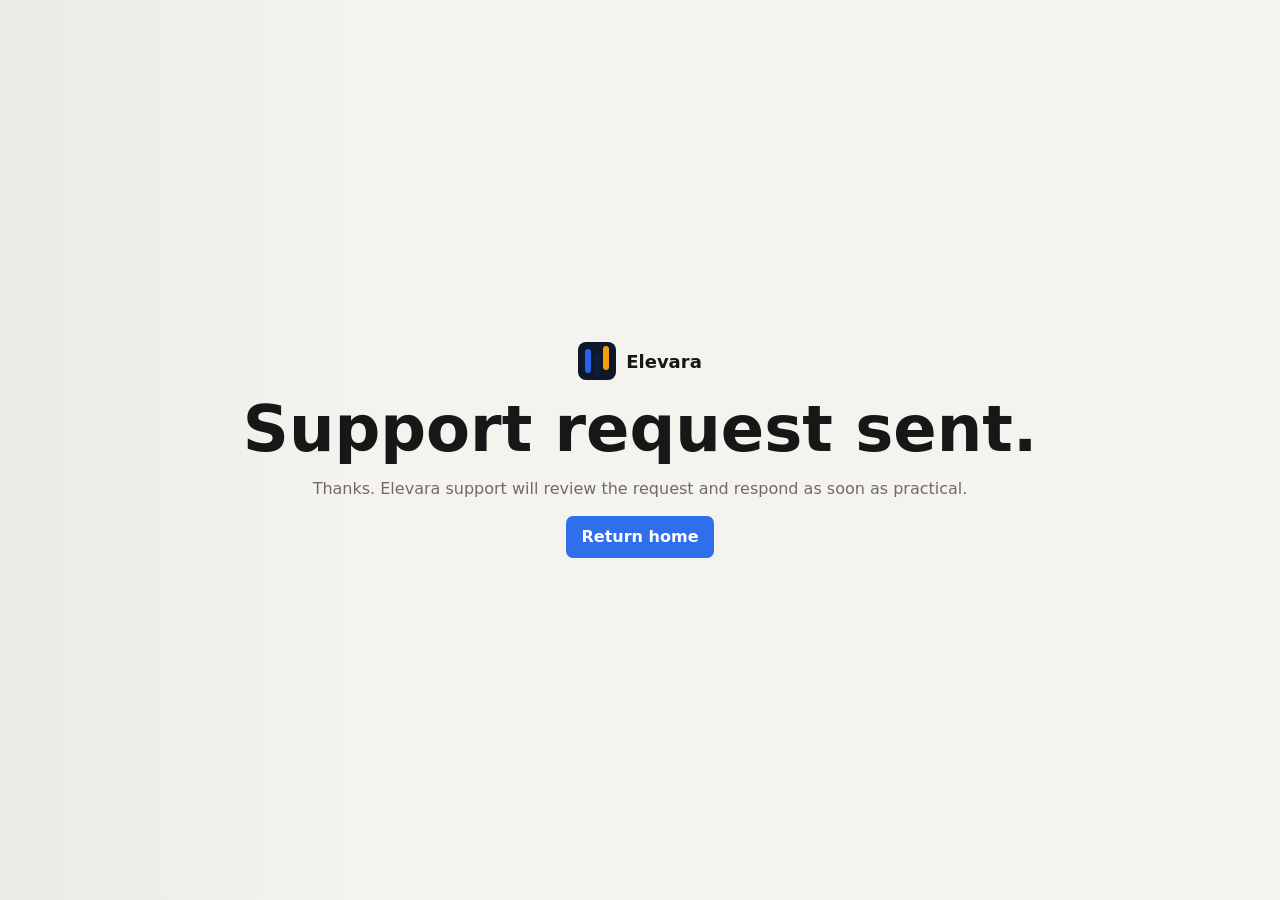
<file: thanks/index.html>
<!doctype html>
<html lang="en">
  <head>
    <meta charset="utf-8" />
    <meta name="viewport" content="width=device-width, initial-scale=1" />
    <title>Support Request Sent | Elevara</title>
    <meta name="description" content="Your AdminLedger support request was sent." />
    <link rel="stylesheet" href="../assets/styles.css" />
  </head>
  <body>
    <main class="center-page">
      <a class="brand" href="../" aria-label="Elevara home">
        <span class="brand-mark" aria-hidden="true"><span></span><span></span><span></span></span>
        <span>Elevara</span>
      </a>
      <h1>Support request sent.</h1>
      <p>Thanks. Elevara support will review the request and respond as soon as practical.</p>
      <a class="button primary" href="../">Return home</a>
    </main>
  </body>
</html>
</file>
<file: assets/styles.css>
:root {
  color-scheme: light;
  --ink: #171717;
  --muted: #6f6b62;
  --soft: #f5f3ee;
  --paper: #fffefa;
  --line: #ded9cf;
  --line-strong: #c9c1b5;
  --rail: #101214;
  --accent: #2f6fec;
  --accent-dark: #1d56c9;
  --green: #138a63;
  --amber: #b77700;
  font-family: Inter, ui-sans-serif, system-ui, -apple-system, BlinkMacSystemFont, "Segoe UI", sans-serif;
  background: var(--soft);
  color: var(--ink);
  font-synthesis: none;
  text-rendering: optimizeLegibility;
}

* {
  box-sizing: border-box;
}

html {
  scroll-behavior: smooth;
}

body {
  margin: 0;
  min-width: 320px;
  background:
    linear-gradient(90deg, rgba(16, 18, 20, 0.04), transparent 28%),
    var(--soft);
}

a {
  color: inherit;
}

button,
input,
select,
textarea {
  font: inherit;
}

.site-header {
  min-height: 76px;
  display: flex;
  align-items: center;
  justify-content: space-between;
  gap: 24px;
  padding: 0 clamp(20px, 4vw, 64px);
  border-bottom: 1px solid var(--line);
  background: rgba(245, 243, 238, 0.9);
  backdrop-filter: blur(14px);
  position: sticky;
  top: 0;
  z-index: 3;
}

.brand {
  display: inline-flex;
  align-items: center;
  gap: 10px;
  text-decoration: none;
  font-weight: 790;
  font-size: 18px;
  letter-spacing: 0;
}

.brand-mark {
  width: 38px;
  height: 38px;
  border-radius: 8px;
  display: grid;
  grid-template-columns: repeat(3, 1fr);
  gap: 3px;
  padding: 7px;
  background: #0f172a;
}

.brand-mark span {
  border-radius: 4px;
  background: #2563eb;
}

.brand-mark span:nth-child(2) {
  background: #0b1f3a;
  transform: translateY(5px);
}

.brand-mark span:nth-child(3) {
  background: #f59e0b;
  transform: translateY(-3px);
}

.site-header nav {
  display: flex;
  align-items: center;
  gap: 4px;
  flex-wrap: wrap;
}

.site-header nav a {
  min-height: 36px;
  border-radius: 7px;
  padding: 0 12px;
  display: inline-flex;
  align-items: center;
  color: var(--muted);
  text-decoration: none;
  font-size: 14px;
  font-weight: 700;
}

.site-header nav a:hover,
.site-header nav a[aria-current="page"] {
  color: var(--ink);
  background: #ebe7de;
}

.hero {
  min-height: calc(100svh - 76px);
  display: grid;
  grid-template-columns: minmax(0, 1.05fr) minmax(320px, 0.78fr);
  align-items: center;
  gap: clamp(30px, 6vw, 88px);
  padding: clamp(42px, 8vw, 96px) clamp(20px, 5vw, 84px);
}

.hero-copy {
  max-width: 790px;
  animation: enter 520ms ease both;
}

.eyebrow {
  margin: 0 0 10px;
  color: var(--muted);
  font-size: 12px;
  line-height: 1;
  letter-spacing: 0.08em;
  text-transform: uppercase;
  font-weight: 790;
}

h1,
h2,
h3,
p {
  letter-spacing: 0;
}

h1 {
  margin: 0;
  font-size: clamp(42px, 7vw, 92px);
  line-height: 0.94;
  max-width: 880px;
}

.page-heading h1,
.legal-content h1,
.center-page h1 {
  font-size: clamp(36px, 5vw, 64px);
  line-height: 0.98;
}

h2 {
  margin: 0;
  font-size: clamp(24px, 3vw, 38px);
  line-height: 1.05;
}

.lede {
  margin: 20px 0 0;
  max-width: 640px;
  color: var(--muted);
  font-size: clamp(17px, 2vw, 21px);
  line-height: 1.5;
}

.hero-actions {
  margin-top: 30px;
  display: flex;
  gap: 10px;
  flex-wrap: wrap;
}

.button {
  min-height: 42px;
  border-radius: 7px;
  display: inline-flex;
  align-items: center;
  justify-content: center;
  padding: 0 16px;
  text-decoration: none;
  border: 0;
  cursor: pointer;
  font-weight: 760;
  transition: transform 150ms ease, background 150ms ease, box-shadow 150ms ease;
}

.button:hover {
  transform: translateY(-1px);
}

.primary {
  color: #fff;
  background: var(--accent);
}

.primary:hover {
  background: var(--accent-dark);
  box-shadow: 0 12px 28px rgba(47, 111, 236, 0.18);
}

.secondary {
  background: #ebe7de;
  color: var(--ink);
}

.product-visual {
  min-height: 480px;
  border: 1px solid var(--line);
  border-radius: 8px;
  background: var(--paper);
  padding: clamp(20px, 3vw, 32px);
  display: grid;
  align-content: center;
  gap: 18px;
  box-shadow: 0 24px 70px rgba(16, 18, 20, 0.08);
  animation: enter 620ms 100ms ease both;
}

.visual-top,
.visual-row {
  display: flex;
  align-items: center;
  justify-content: space-between;
  gap: 18px;
}

.visual-top span {
  color: var(--muted);
  font-weight: 740;
}

.visual-top strong {
  width: 92px;
  height: 92px;
  border-radius: 999px;
  display: grid;
  place-items: center;
  font-size: 36px;
  border: 10px solid var(--accent);
  box-shadow: inset 0 0 0 1px var(--line);
}

.visual-line {
  height: 10px;
  width: 52%;
  border-radius: 999px;
  background: #e4dfd5;
}

.visual-line.wide {
  width: 84%;
}

.visual-row {
  min-height: 54px;
  border-top: 1px solid var(--line);
  color: var(--muted);
}

.visual-row b {
  min-height: 26px;
  border-radius: 999px;
  padding: 0 10px;
  display: inline-flex;
  align-items: center;
  color: #8e321d;
  background: #f7e1d8;
}

.visual-row b.amber {
  color: #744800;
  background: #f6e7c4;
}

.visual-row b.green {
  color: var(--green);
  background: #e9f3ee;
}

.split-section,
.page-shell,
.legal-shell {
  padding: clamp(42px, 7vw, 86px) clamp(20px, 5vw, 84px);
}

.split-section {
  border-top: 1px solid var(--line);
  display: grid;
  grid-template-columns: minmax(260px, 0.74fr) minmax(0, 1fr);
  gap: clamp(28px, 6vw, 78px);
}

.link-list {
  display: grid;
  border: 1px solid var(--line);
  border-radius: 8px;
  overflow: hidden;
  background: var(--paper);
}

.link-list a {
  padding: 22px;
  text-decoration: none;
  border-top: 1px solid var(--line);
  transition: background 150ms ease;
}

.link-list a:first-child {
  border-top: 0;
}

.link-list a:hover {
  background: #fbf8f0;
}

.link-list span {
  font-weight: 790;
}

.link-list p {
  margin: 8px 0 0;
  color: var(--muted);
  line-height: 1.5;
}

.page-heading {
  max-width: 780px;
}

.form-layout {
  margin-top: 34px;
  display: grid;
  grid-template-columns: minmax(0, 1fr) minmax(280px, 0.42fr);
  gap: 22px;
  align-items: start;
}

.contact-form {
  display: grid;
  grid-template-columns: repeat(2, minmax(0, 1fr));
  gap: 15px;
  border: 1px solid var(--line);
  border-radius: 8px;
  background: var(--paper);
  padding: 22px;
}

.contact-form label {
  display: grid;
  gap: 8px;
  color: var(--muted);
  font-size: 13px;
  font-weight: 730;
}

.full-span,
.contact-form .button {
  grid-column: 1 / -1;
}

input,
select,
textarea {
  width: 100%;
  min-height: 42px;
  border: 1px solid var(--line-strong);
  border-radius: 7px;
  background: #fff;
  color: var(--ink);
  padding: 0 12px;
}

textarea {
  min-height: 160px;
  padding: 12px;
  resize: vertical;
}

input:focus,
select:focus,
textarea:focus {
  outline: 2px solid rgba(47, 111, 236, 0.45);
  outline-offset: 2px;
}

.hidden-field {
  display: none;
}

.support-notes {
  border: 1px solid var(--line);
  border-radius: 8px;
  background: var(--paper);
  padding: 22px;
}

.support-notes p,
.support-notes li {
  color: var(--muted);
  line-height: 1.55;
}

.support-notes ul {
  margin: 18px 0 0;
  padding-left: 18px;
}

.legal-shell {
  display: grid;
  grid-template-columns: 240px minmax(0, 820px);
  gap: clamp(28px, 6vw, 82px);
  align-items: start;
}

.legal-index {
  position: sticky;
  top: 104px;
  display: grid;
  gap: 4px;
}

.legal-index span {
  margin-bottom: 10px;
  font-weight: 790;
}

.legal-index a {
  min-height: 34px;
  display: flex;
  align-items: center;
  color: var(--muted);
  text-decoration: none;
  font-size: 14px;
}

.legal-index a:hover {
  color: var(--ink);
}

.legal-content {
  border: 1px solid var(--line);
  border-radius: 8px;
  background: var(--paper);
  padding: clamp(24px, 4vw, 48px);
}

.legal-content h2 {
  margin-top: 36px;
  font-size: 25px;
}

.legal-content p,
.legal-content li,
.legal-content td,
.legal-content th {
  color: var(--muted);
  line-height: 1.62;
}

.legal-content ul,
.legal-content ol {
  padding-left: 21px;
}

.legal-content table {
  width: 100%;
  border-collapse: collapse;
  margin-top: 14px;
}

.legal-content th,
.legal-content td {
  text-align: left;
  padding: 12px;
  border: 1px solid var(--line);
  vertical-align: top;
}

.legal-content th {
  color: var(--ink);
  background: #f0ece4;
}

.text-link {
  color: var(--accent);
  font-weight: 780;
}

.center-page {
  min-height: 100svh;
  display: grid;
  place-content: center;
  gap: 18px;
  padding: 32px;
  text-align: center;
}

.center-page .brand {
  justify-self: center;
}

.center-page p {
  margin: 0;
  color: var(--muted);
}

.center-page .button {
  justify-self: center;
}

.site-footer {
  min-height: 74px;
  display: flex;
  align-items: center;
  justify-content: space-between;
  gap: 20px;
  padding: 0 clamp(20px, 4vw, 64px);
  border-top: 1px solid var(--line);
  color: var(--muted);
  font-size: 14px;
}

.site-footer a {
  margin-left: 14px;
  color: var(--muted);
  text-decoration: none;
}

.site-footer a:hover {
  color: var(--ink);
}

@keyframes enter {
  from {
    opacity: 0;
    transform: translateY(10px);
  }
  to {
    opacity: 1;
    transform: translateY(0);
  }
}

@media (prefers-reduced-motion: reduce) {
  *,
  *::before,
  *::after {
    animation-duration: 1ms !important;
    animation-iteration-count: 1 !important;
    scroll-behavior: auto !important;
    transition-duration: 1ms !important;
  }
}

@media (max-width: 900px) {
  .site-header,
  .site-footer {
    align-items: flex-start;
    flex-direction: column;
    justify-content: center;
    padding-top: 14px;
    padding-bottom: 14px;
  }

  .hero,
  .split-section,
  .form-layout,
  .legal-shell {
    grid-template-columns: 1fr;
  }

  .hero {
    min-height: auto;
  }

  .product-visual {
    min-height: 360px;
  }

  .legal-index {
    position: static;
    border-bottom: 1px solid var(--line);
    padding-bottom: 18px;
  }
}

@media (max-width: 620px) {
  .site-header nav {
    width: 100%;
  }

  .site-header nav a {
    flex: 1;
    justify-content: center;
    min-width: 74px;
  }

  .hero-actions,
  .hero-actions .button,
  .contact-form .button {
    width: 100%;
  }

  .contact-form {
    grid-template-columns: 1fr;
  }

  .site-footer a {
    margin: 0 12px 0 0;
  }
}
</file>
